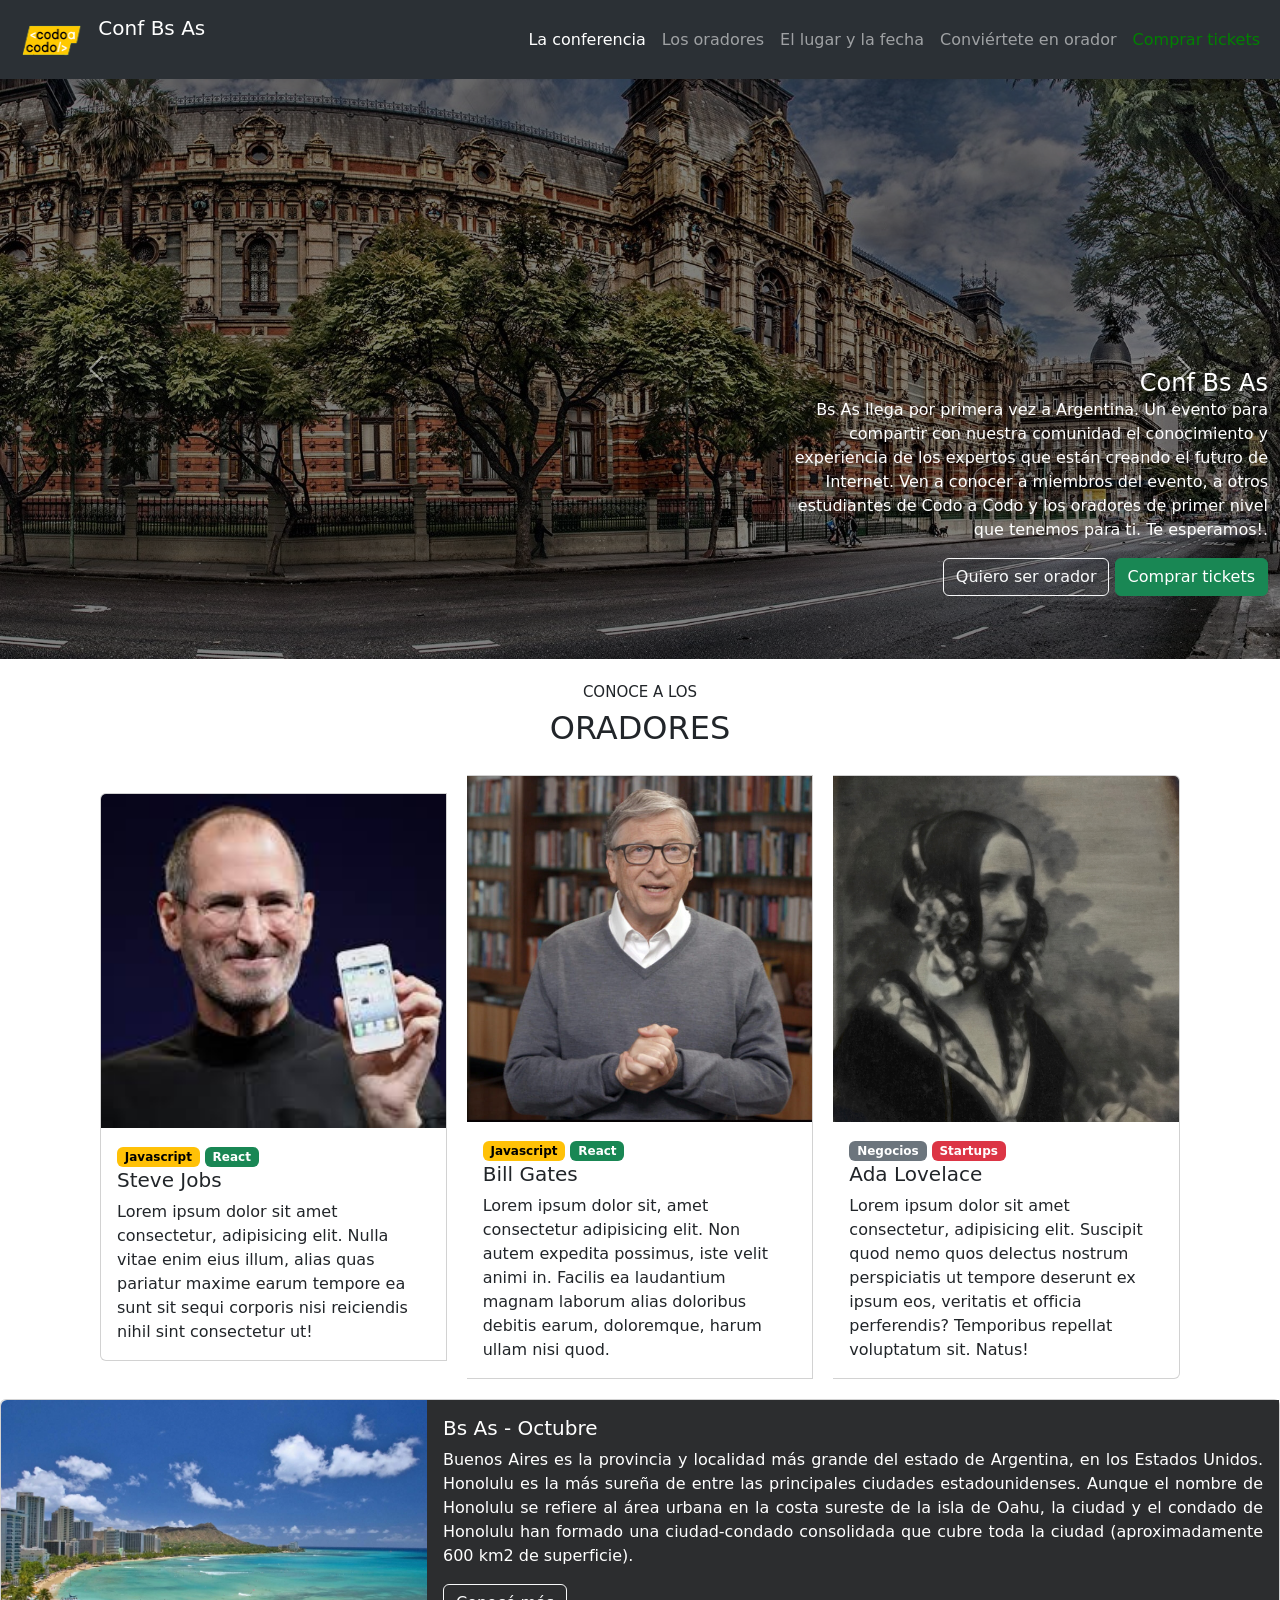
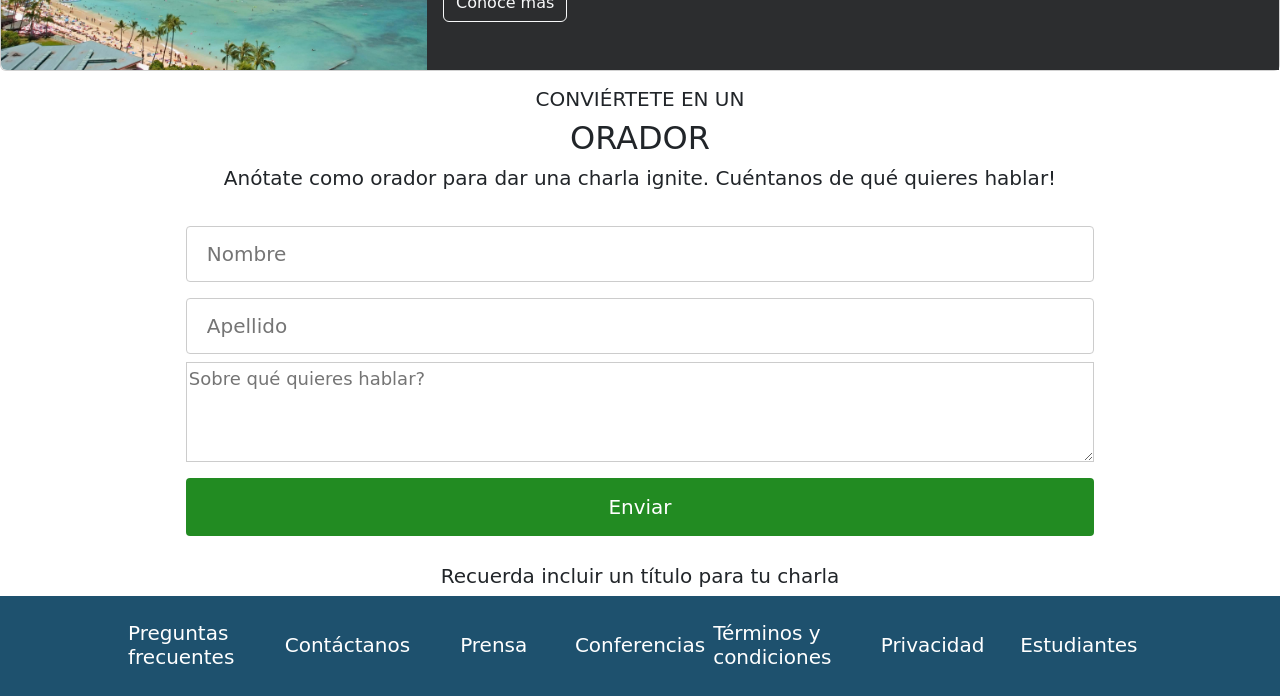
<file: index.html>
<!DOCTYPE html>
<html lang="es">

<head>
    <meta charset="UTF-8">
    <meta name="viewport" content="width=device-width, initial-scale=1, shrink-to-fit=no">
    <title>Conferencia Buenos Aires</title>
    <link href="https://cdn.jsdelivr.net/npm/bootstrap@5.3.0-alpha3/dist/css/bootstrap.min.css" rel="stylesheet" integrity="sha384-KK94CHFLLe+nY2dmCWGMq91rCGa5gtU4mk92HdvYe+M/SXH301p5ILy+dN9+nJOZ" crossorigin="anonymous">
    <link rel="stylesheet" href="style.css">
</head>
<body>
    <nav class="navbar bg-dark navbar-expand-lg bg-body-tertiary" data-bs-theme="dark">
        <div class="container-fluid">
            <a class="navbar-brand" href="#">
              <img src="./img/codoacodo.png" alt="Logo" width="80" height="50" class="d-inline-block align-text-top">
              Conf Bs As
            </a>
            <div class="collapse navbar-collapse justify-content-end" id="navbarNav">
                <ul class="navbar-nav">
                  <li class="nav-item">
                    <a class="nav-link active" aria-current="page" href="#conferencia">La conferencia</a>
                  </li>
                  <li class="nav-item">
                    <a class="nav-link" href="#oradores">Los oradores</a>
                  </li>
                  <li class="nav-item">
                    <a class="nav-link" href="#lugar_fecha">El lugar y la fecha</a>
                  </li>
                  <li class="nav-item">
                    <a class="nav-link" href="#form_orador">Conviértete en orador</a>
                  </li>
                  <li class="nav-item">
                    <a class="nav-link" href="" style="color:green;">Comprar tickets</a>
                  </li>
                </ul>
            </div>
          </div>
      </nav>
        
    <main class="main-container">
        <section id="conferencia">
          <div id="carouselExample" class="carousel slide">
            <div class="carousel-inner">
              <div class="carousel-item active">
                <img src="img/ba1.jpg" class="d-block w-100" alt="buenos aires" style="filter: brightness(50%);">
                <div class="card-img-overlay">
                  <h5 class="card-title">Conf Bs As</h5>
                  <p class="card-text">Bs As llega por primera vez a Argentina. Un evento para compartir con nuestra comunidad el conocimiento y experiencia de los expertos que están creando el futuro de Internet. Ven a conocer a miembros del evento, a otros estudiantes de Codo a Codo y los oradores de primer nivel que tenemos para ti. Te esperamos!.</p>
                  <button type="button" class="btn btn-outline-light">Quiero ser orador</button>
                  <button type="button" class="btn btn-success">Comprar tickets</button>
                </div>
              </div>
              <div class="carousel-item">
                <img src="img/ba2.jpg" class="d-block w-100" alt="buenos aires" style="filter: brightness(50%);">
                <div class="card-img-overlay">
                  <h5 class="card-title">Conf Bs As</h5>
                  <p class="card-text">Bs As llega por primera vez a Argentina. Un evento para compartir con nuestra comunidad el conocimiento y experiencia de los expertos que están creando el futuro de Internet. Ven a conocer a miembros del evento, a otros estudiantes de Codo a Codo y los oradores de primer nivel que tenemos para ti. Te esperamos!.</p>
                  <button type="button" class="btn btn-outline-light">Quiero ser orador</button>
                  <button type="button" class="btn btn-success">Comprar tickets</button>
                </div>
              </div>
              <div class="carousel-item">
                <img src="img/ba3.jpg" class="d-block w-100" alt="buenos aires" style="filter: brightness(50%);">
                <div class="card-img-overlay">
                  <h5 class="card-title">Conf Bs As</h5>
                  <p class="card-text">Bs As llega por primera vez a Argentina. Un evento para compartir con nuestra comunidad el conocimiento y experiencia de los expertos que están creando el futuro de Internet. Ven a conocer a miembros del evento, a otros estudiantes de Codo a Codo y los oradores de primer nivel que tenemos para ti. Te esperamos!.</p>
                  <button type="button" class="btn btn-outline-light">Quiero ser orador</button>
                  <button type="button" class="btn btn-success">Comprar tickets</button>
                </div>
              </div>
            </div>
            <button class="carousel-control-prev" type="button" data-bs-target="#carouselExample" data-bs-slide="prev">
              <span class="carousel-control-prev-icon" aria-hidden="true"></span>
              <span class="visually-hidden">Previous</span>
            </button>
            <button class="carousel-control-next" type="button" data-bs-target="#carouselExample" data-bs-slide="next">
              <span class="carousel-control-next-icon" aria-hidden="true"></span>
              <span class="visually-hidden">Next</span>
            </button>
          </div>
        </section>
        <br>
        <section id="oradores">
            <div class="or">
              <h4>CONOCE A LOS</h4>
            <h2>ORADORES</h2>
            </div>
            <div class="card-group">
                <div class="card">
                  <div class="steve">
                  <img src="./img/steve.jpg" class="card-img-top" alt="Steve Jobs">
                  <div class="card-body">
                    <span class="badge text-bg-warning">Javascript</span>
                    <span class="badge text-bg-success">React</span>
                    <h5 class="card-title">Steve Jobs</h5>
                    <p class="card-text">Lorem ipsum dolor sit amet consectetur, adipisicing elit. Nulla vitae enim eius illum, alias quas pariatur maxime earum tempore ea sunt sit sequi corporis nisi reiciendis nihil sint consectetur ut!</p>
                  </div>
                </div>
                </div>
                <div class="card">
                  <div class="bill">
                    <img src="./img/bill.jpg" class="card-img-top" alt="Bill Gates">
                  <div class="card-body">
                    <span class="badge text-bg-warning">Javascript</span>
                    <span class="badge text-bg-success">React</span>
                    <h5 class="card-title">Bill Gates</h5>
                    <p class="card-text">Lorem ipsum dolor sit, amet consectetur adipisicing elit. Non autem expedita possimus, iste velit animi in. Facilis ea laudantium magnam laborum alias doloribus debitis earum, doloremque, harum ullam nisi quod.</p>
                  </div>
                  </div>
                </div>
                <div class="card">
                  <div class="ada">
                    <img src="./img/ada.jpeg" class="card-img-top" alt="Ada Lovelace">
                  <div class="card-body">
                    <span class="badge text-bg-secondary">Negocios</span>
                    <span class="badge text-bg-danger">Startups</span>
                    <h5 class="card-title">Ada Lovelace</h5>
                    <p class="card-text">Lorem ipsum dolor sit amet consectetur, adipisicing elit. Suscipit quod nemo quos delectus nostrum perspiciatis ut tempore deserunt ex ipsum eos, veritatis et officia perferendis? Temporibus repellat voluptatum sit. Natus!</p>
                  </div>
                  </div>
                </div>
              </div>
        </section>
        <section id="lugar_fecha">
            <div class="card mb-3">
                <div class="row g-0">
                  <div class="col-md-4">
                    <img src="./img/honolulu.jpg" class="img-fluid rounded-start" alt="Honolulu">
                  </div>
                  <div class="col-md-8">
                    <div class="card-body" style="background-color: rgb(44, 45, 47); color: white; height: 100%;">
                      <h5 class="card-title">Bs As - Octubre</h5>
                      <p class="card-text" style="text-align: justify;">Buenos Aires es la provincia y localidad más grande del estado de Argentina, en los Estados Unidos. Honolulu es la más sureña de entre las principales ciudades estadounidenses. Aunque el nombre de Honolulu se refiere al área urbana en la costa sureste de la isla de Oahu, la ciudad y el condado de Honolulu han formado una ciudad-condado consolidada que cubre toda la ciudad (aproximadamente 600 km2 de superficie).</p>
                      <button type="button" class="btn btn-outline-light">Conocé más</button>
                    </div>
                  </div>
                </div>
              </div>
        </section>
        <section id="form_orador">
            <div class="cc-container">
                <div class="conviertete_en_orador">
                    <h4>CONVIÉRTETE EN UN</h4>
                    <h2>ORADOR</h2>
                    <h4>Anótate como orador para dar una charla ignite. Cuéntanos de qué quieres hablar!</h4>
                    <form class="contact" action="">
                        <input type="text" id="nombre" name="nombre" placeholder="Nombre" required>
                        <input type="text" id="apellido" name="apellido" placeholder="Apellido" required>
                        <textarea id="tema" name="tema" placeholder="Sobre qué quieres hablar?" required></textarea>
                        <input type="submit" value="Enviar">
                    </form>
                    <h4>Recuerda incluir un título para tu charla</h4>
                </div>
        </section>
    </main>
    <footer>
        <div class="grid-container">
            <div class="preguntas">
                <h2>Preguntas frecuentes</h2>
            </div>
            <div class="contactanos">
                <h2>Contáctanos</h2>
            </div>
            <div class="prensa">
                <h2>Prensa</h2>
            </div>
            <div class="conferencias">
                <h2>Conferencias</h2>
            </div>
            <div class="terminos">
                <h2>Términos y condiciones</h2>
            </div>
            <div class="privacidad">
                <h2>Privacidad</h2>
            </div>
            <div class="estudiantes">
                <h2>Estudiantes</h2>
            </div>
        </div>
    </footer>
    <script src="https://cdn.jsdelivr.net/npm/bootstrap@5.3.0-alpha3/dist/js/bootstrap.bundle.min.js" integrity="sha384-ENjdO4Dr2bkBIFxQpeoTz1HIcje39Wm4jDKdf19U8gI4ddQ3GYNS7NTKfAdVQSZe" crossorigin="anonymous"></script>
</body>

</html>
</file>
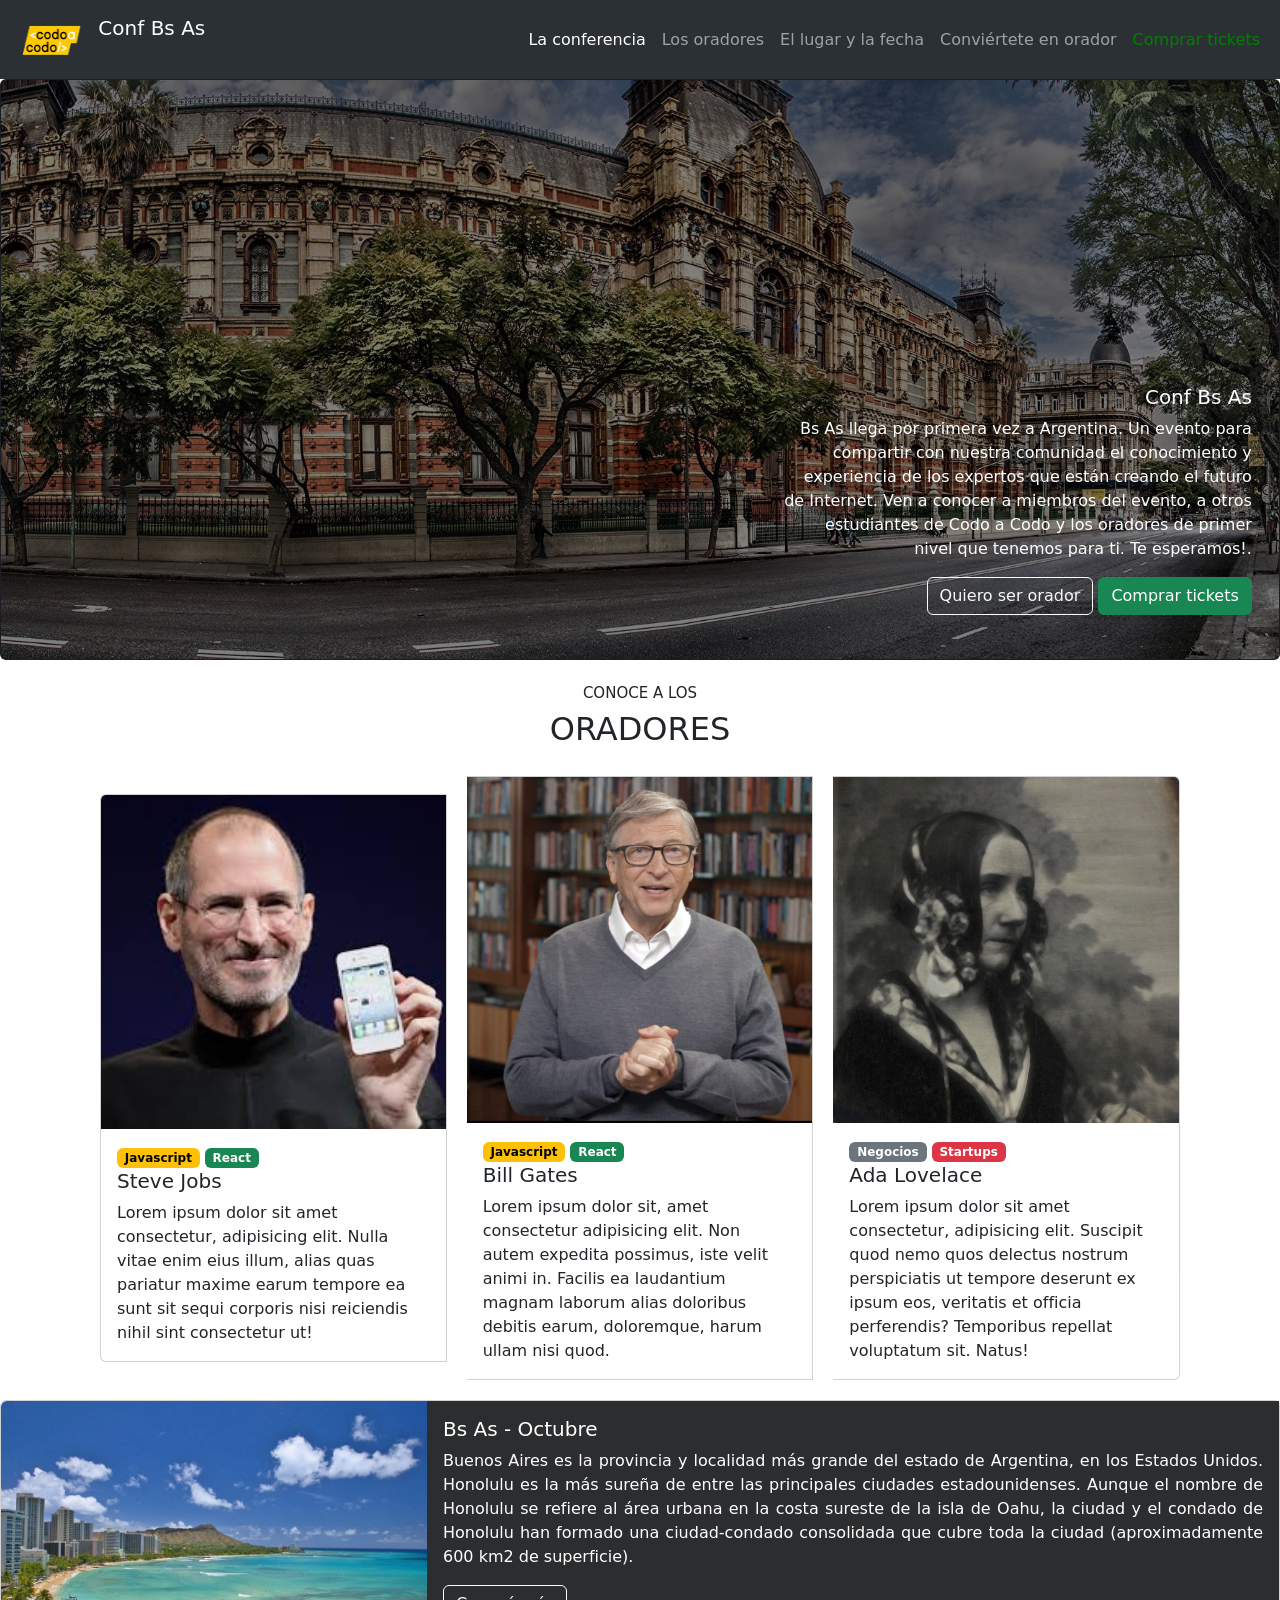
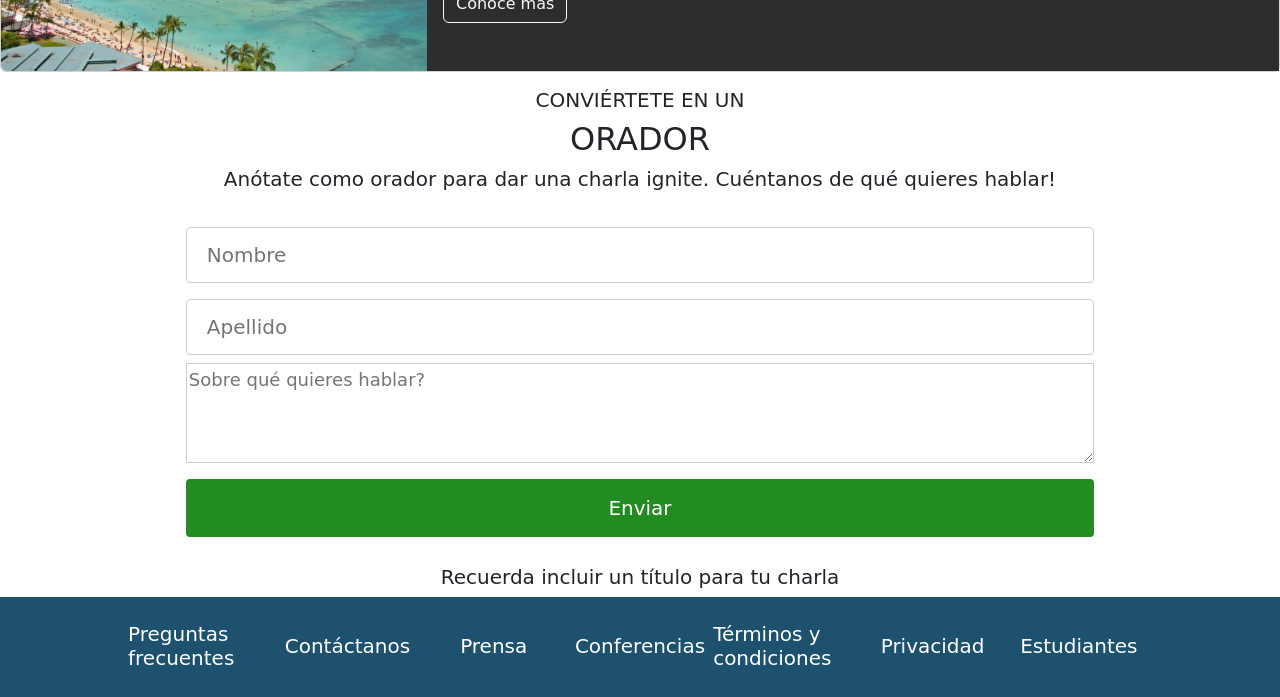
<file: Proyecto front/index.html>
<!DOCTYPE html>
<html lang="es">

<head>
    <meta charset="UTF-8">
    <meta name="viewport" content="width=device-width, initial-scale=1, shrink-to-fit=no">
    <title>Conferencia Buenos Aires</title>
    <link href="https://cdn.jsdelivr.net/npm/bootstrap@5.3.0-alpha3/dist/css/bootstrap.min.css" rel="stylesheet" integrity="sha384-KK94CHFLLe+nY2dmCWGMq91rCGa5gtU4mk92HdvYe+M/SXH301p5ILy+dN9+nJOZ" crossorigin="anonymous">
    <link rel="stylesheet" href="style.css">
</head>
<body>
    <nav class="navbar bg-dark navbar-expand-lg bg-body-tertiary" data-bs-theme="dark">
        <div class="container-fluid">
            <a class="navbar-brand" href="#">
              <img src="./img/codoacodo.png" alt="Logo" width="80" height="50" class="d-inline-block align-text-top">
              Conf Bs As
            </a>
            <div class="collapse navbar-collapse justify-content-end" id="navbarNav">
                <ul class="navbar-nav">
                  <li class="nav-item">
                    <a class="nav-link active" aria-current="page" href="#conferencia">La conferencia</a>
                  </li>
                  <li class="nav-item">
                    <a class="nav-link" href="#oradores">Los oradores</a>
                  </li>
                  <li class="nav-item">
                    <a class="nav-link" href="#lugar_fecha">El lugar y la fecha</a>
                  </li>
                  <li class="nav-item">
                    <a class="nav-link" href="#form_orador">Conviértete en orador</a>
                  </li>
                  <li class="nav-item">
                    <a class="nav-link" href="" style="color:green;">Comprar tickets</a>
                  </li>
                </ul>
            </div>
          </div>
      </nav>
        
    <main class="main-container">
        <section id="conferencia">
            <div class="card text-bg-dark">
                <img src="./img/ba1.jpg" class="card-img" alt="Buenos Aires" style="filter: brightness(50%);">
                <div class="card-img-overlay">
                  <h5 class="card-title">Conf Bs As</h5>
                  <p class="card-text">Bs As llega por primera vez a Argentina. Un evento para compartir con nuestra comunidad el conocimiento y experiencia de los expertos que están creando el futuro de Internet. Ven a conocer a miembros del evento, a otros estudiantes de Codo a Codo y los oradores de primer nivel que tenemos para ti. Te esperamos!.</p>
                  <button type="button" class="btn btn-outline-light">Quiero ser orador</button>
                  <button type="button" class="btn btn-success">Comprar tickets</button>
                </div>
              </div>
        </section>
        <br>
        <section id="oradores">
            <div class="or">
              <h4>CONOCE A LOS</h4>
            <h2>ORADORES</h2>
            </div>
            <div class="card-group">
                <div class="card">
                  <div class="steve">
                  <img src="./img/steve.jpg" class="card-img-top" alt="Steve Jobs">
                  <div class="card-body">
                    <span class="badge text-bg-warning">Javascript</span>
                    <span class="badge text-bg-success">React</span>
                    <h5 class="card-title">Steve Jobs</h5>
                    <p class="card-text">Lorem ipsum dolor sit amet consectetur, adipisicing elit. Nulla vitae enim eius illum, alias quas pariatur maxime earum tempore ea sunt sit sequi corporis nisi reiciendis nihil sint consectetur ut!</p>
                  </div>
                </div>
                </div>
                <div class="card">
                  <div class="bill">
                    <img src="./img/bill.jpg" class="card-img-top" alt="Bill Gates">
                  <div class="card-body">
                    <span class="badge text-bg-warning">Javascript</span>
                    <span class="badge text-bg-success">React</span>
                    <h5 class="card-title">Bill Gates</h5>
                    <p class="card-text">Lorem ipsum dolor sit, amet consectetur adipisicing elit. Non autem expedita possimus, iste velit animi in. Facilis ea laudantium magnam laborum alias doloribus debitis earum, doloremque, harum ullam nisi quod.</p>
                  </div>
                  </div>
                </div>
                <div class="card">
                  <div class="ada">
                    <img src="./img/ada.jpeg" class="card-img-top" alt="Ada Lovelace">
                  <div class="card-body">
                    <span class="badge text-bg-secondary">Negocios</span>
                    <span class="badge text-bg-danger">Startups</span>
                    <h5 class="card-title">Ada Lovelace</h5>
                    <p class="card-text">Lorem ipsum dolor sit amet consectetur, adipisicing elit. Suscipit quod nemo quos delectus nostrum perspiciatis ut tempore deserunt ex ipsum eos, veritatis et officia perferendis? Temporibus repellat voluptatum sit. Natus!</p>
                  </div>
                  </div>
                </div>
              </div>
        </section>
        <section id="lugar_fecha">
            <div class="card mb-3">
                <div class="row g-0">
                  <div class="col-md-4">
                    <img src="./img/honolulu.jpg" class="img-fluid rounded-start" alt="Honolulu">
                  </div>
                  <div class="col-md-8">
                    <div class="card-body" style="background-color: rgb(44, 45, 47); color: white; height: 100%;">
                      <h5 class="card-title">Bs As - Octubre</h5>
                      <p class="card-text" style="text-align: justify;">Buenos Aires es la provincia y localidad más grande del estado de Argentina, en los Estados Unidos. Honolulu es la más sureña de entre las principales ciudades estadounidenses. Aunque el nombre de Honolulu se refiere al área urbana en la costa sureste de la isla de Oahu, la ciudad y el condado de Honolulu han formado una ciudad-condado consolidada que cubre toda la ciudad (aproximadamente 600 km2 de superficie).</p>
                      <button type="button" class="btn btn-outline-light">Conocé más</button>
                    </div>
                  </div>
                </div>
              </div>
        </section>
        <section id="form_orador">
            <div class="cc-container">
                <div class="conviertete_en_orador">
                    <h4>CONVIÉRTETE EN UN</h4>
                    <h2>ORADOR</h2>
                    <h4>Anótate como orador para dar una charla ignite. Cuéntanos de qué quieres hablar!</h4>
                    <form class="contact" action="">
                        <input type="text" id="nombre" name="nombre" placeholder="Nombre" required>
                        <input type="text" id="apellido" name="apellido" placeholder="Apellido" required>
                        <textarea id="tema" name="tema" placeholder="Sobre qué quieres hablar?" required></textarea>
                        <input type="submit" value="Enviar">
                    </form>
                    <h4>Recuerda incluir un título para tu charla</h4>
                </div>
        </section>
    </main>
    <footer>
        <div class="grid-container">
            <div class="preguntas">
                <h2>Preguntas frecuentes</h2>
            </div>
            <div class="contactanos">
                <h2>Contáctanos</h2>
            </div>
            <div class="prensa">
                <h2>Prensa</h2>
            </div>
            <div class="conferencias">
                <h2>Conferencias</h2>
            </div>
            <div class="terminos">
                <h2>Términos y condiciones</h2>
            </div>
            <div class="privacidad">
                <h2>Privacidad</h2>
            </div>
            <div class="estudiantes">
                <h2>Estudiantes</h2>
            </div>
        </div>
    </footer>
    <script src="https://cdn.jsdelivr.net/npm/bootstrap@5.3.0-alpha3/dist/js/bootstrap.bundle.min.js" integrity="sha384-ENjdO4Dr2bkBIFxQpeoTz1HIcje39Wm4jDKdf19U8gI4ddQ3GYNS7NTKfAdVQSZe" crossorigin="anonymous"></script>
</body>

</html>
</file>
<file: style.css>
.navbar-nav .active {
    color: white;
}

.card-img-overlay {
    width: 500px;
    height: 500px;
    position: absolute;
    top: 50%;
    left: 60%;
    text-align: right;
}

.carousel-slide {
        height: auto;
        width: auto;
        overflow: hidden;
}

.carousel-slide img {
    width: 100%;
    height: 80% !important;
    object-fit: cover;
}

.card-img-overlay p{
    color: white;
}

.card-img-overlay h5 {
    color: white;
    font-size: x-large;
}

.or {
    text-align: center;
}

.or
h4 {
    font-size: 15px;
}

.card-group {
    display: grid;
    grid-template-columns: 1fr 1fr 1fr;
    grid-template-rows: 1fr;
    width: 100%;
    padding-right: 100px;
    padding-left: 100px;
    padding-top: 20px;
    padding-bottom: 20px;
    gap: 20px 20px;
    justify-content: space-evenly;
    justify-items: center;
    align-content: space-evenly;
    align-items: center;
    grid-template-areas:
        "bill steve ada";
}

.bill {
    grid-area: bill;
}

.steve {
    grid-area: steve;
}

.ada {
    grid-area: ada;
}

.conviertete_en_orador {
    text-align: center; 
 }
 
 .conviertete_en_orador, 
 h4 {
     font-size: 20px;
 }

.contact input[type=text] {
    width: 100%;
    padding: 12px 20px;
    margin: 8px 0;
    display: inline-block;
    text-align: start;
    border: 1px solid #ccc;
    border-radius: 4px;
    box-sizing: border-box;
}
form label {
    color: white;
}
form input[type=submit] {
    width: 100%;
    background-color: forestgreen;
    color: white;
    padding: 14px 20px;
    margin: 8px 0;
    border: none;
    border-radius: 4px;
    cursor: pointer;
}

form input[type=submit]:hover {
    background-color: #4d6d9a;
    color: white;
}
form {
    border-radius: 5px;
    background-color: #ffffff;
    padding: 20px;
    display: inline-block;
    text-align: start;
}

form textarea {
    height: 100px;
    font-size: 18px;
    width: 100%;
    border: 1px solid #ccc;
}

footer {
    display: flex;
    justify-content: center;
    align-items: center;
    height: 100px;
    background-color: #1e516e;
}

.grid-container {
    display: grid;
    grid-template-columns: 1fr 1fr 1fr 1fr 1fr 1fr 1fr;
    grid-template-rows: 1fr;
    width: 80%;
    height: 50px;
    justify-content: space-evenly;
    justify-items: center;
    align-content: space-evenly;
    align-items: center;
    grid-template-areas:
        "preguntas contactanos prensa conferencias terminos privacidad estudiantes";
}

.preguntas {
    grid-area: preguntas;
}

.contactanos {
    grid-area: contactanos;
}

.prensa {
    grid-area: prensa;
}

.conferencias {
    grid-area: conferencias;
}

.terminos {
    grid-area: terminos;
}

.privacidad {
    grid-area: privacidad;
}

.estudiantes {
    grid-area: estudiantes;
}

.flex-media {
    grid-area: flex-media;
}

.grid-container h2 {
    font-size: 20px;
    color: white;
}
</file>
<file: Proyecto front/style.css>
.card-img-overlay {
    width: 500px;
    height: 500px;
    position: absolute;
    top: 50%;
    left: 60%;
    text-align: right;
}

.or {
    text-align: center;
}

.or
h4 {
    font-size: 15px;
}

.card-group {
    display: grid;
    grid-template-columns: 1fr 1fr 1fr;
    grid-template-rows: 1fr;
    width: 100%;
    padding-right: 100px;
    padding-left: 100px;
    padding-top: 20px;
    padding-bottom: 20px;
    gap: 20px 20px;
    justify-content: space-evenly;
    justify-items: center;
    align-content: space-evenly;
    align-items: center;
    grid-template-areas:
        "bill steve ada";
}

.bill {
    grid-area: bill;
}

.steve {
    grid-area: steve;
}

.ada {
    grid-area: ada;
}

.conviertete_en_orador {
    text-align: center; 
 }
 
 .conviertete_en_orador, 
 h4 {
     font-size: 20px;
 }

.contact input[type=text] {
    width: 100%;
    padding: 12px 20px;
    margin: 8px 0;
    display: inline-block;
    text-align: start;
    border: 1px solid #ccc;
    border-radius: 4px;
    box-sizing: border-box;
}
form label {
    color: white;
}
form input[type=submit] {
    width: 100%;
    background-color: forestgreen;
    color: white;
    padding: 14px 20px;
    margin: 8px 0;
    border: none;
    border-radius: 4px;
    cursor: pointer;
}

form input[type=submit]:hover {
    background-color: #4d6d9a;
    color: white;
}
form {
    border-radius: 5px;
    background-color: #ffffff;
    padding: 20px;
    display: inline-block;
    text-align: start;
}

form textarea {
    height: 100px;
    font-size: 18px;
    width: 100%;
    border: 1px solid #ccc;
}

footer {
    display: flex;
    justify-content: center;
    align-items: center;
    height: 100px;
    background-color: #1e516e;
}

.grid-container {
    display: grid;
    grid-template-columns: 1fr 1fr 1fr 1fr 1fr 1fr 1fr;
    grid-template-rows: 1fr;
    width: 80%;
    height: 50px;
    justify-content: space-evenly;
    justify-items: center;
    align-content: space-evenly;
    align-items: center;
    grid-template-areas:
        "preguntas contactanos prensa conferencias terminos privacidad estudiantes";
}

.preguntas {
    grid-area: preguntas;
}

.contactanos {
    grid-area: contactanos;
}

.prensa {
    grid-area: prensa;
}

.conferencias {
    grid-area: conferencias;
}

.terminos {
    grid-area: terminos;
}

.privacidad {
    grid-area: privacidad;
}

.estudiantes {
    grid-area: estudiantes;
}

.flex-media {
    grid-area: flex-media;
}

.grid-container h2 {
    font-size: 20px;
    color: white;
}
</file>
